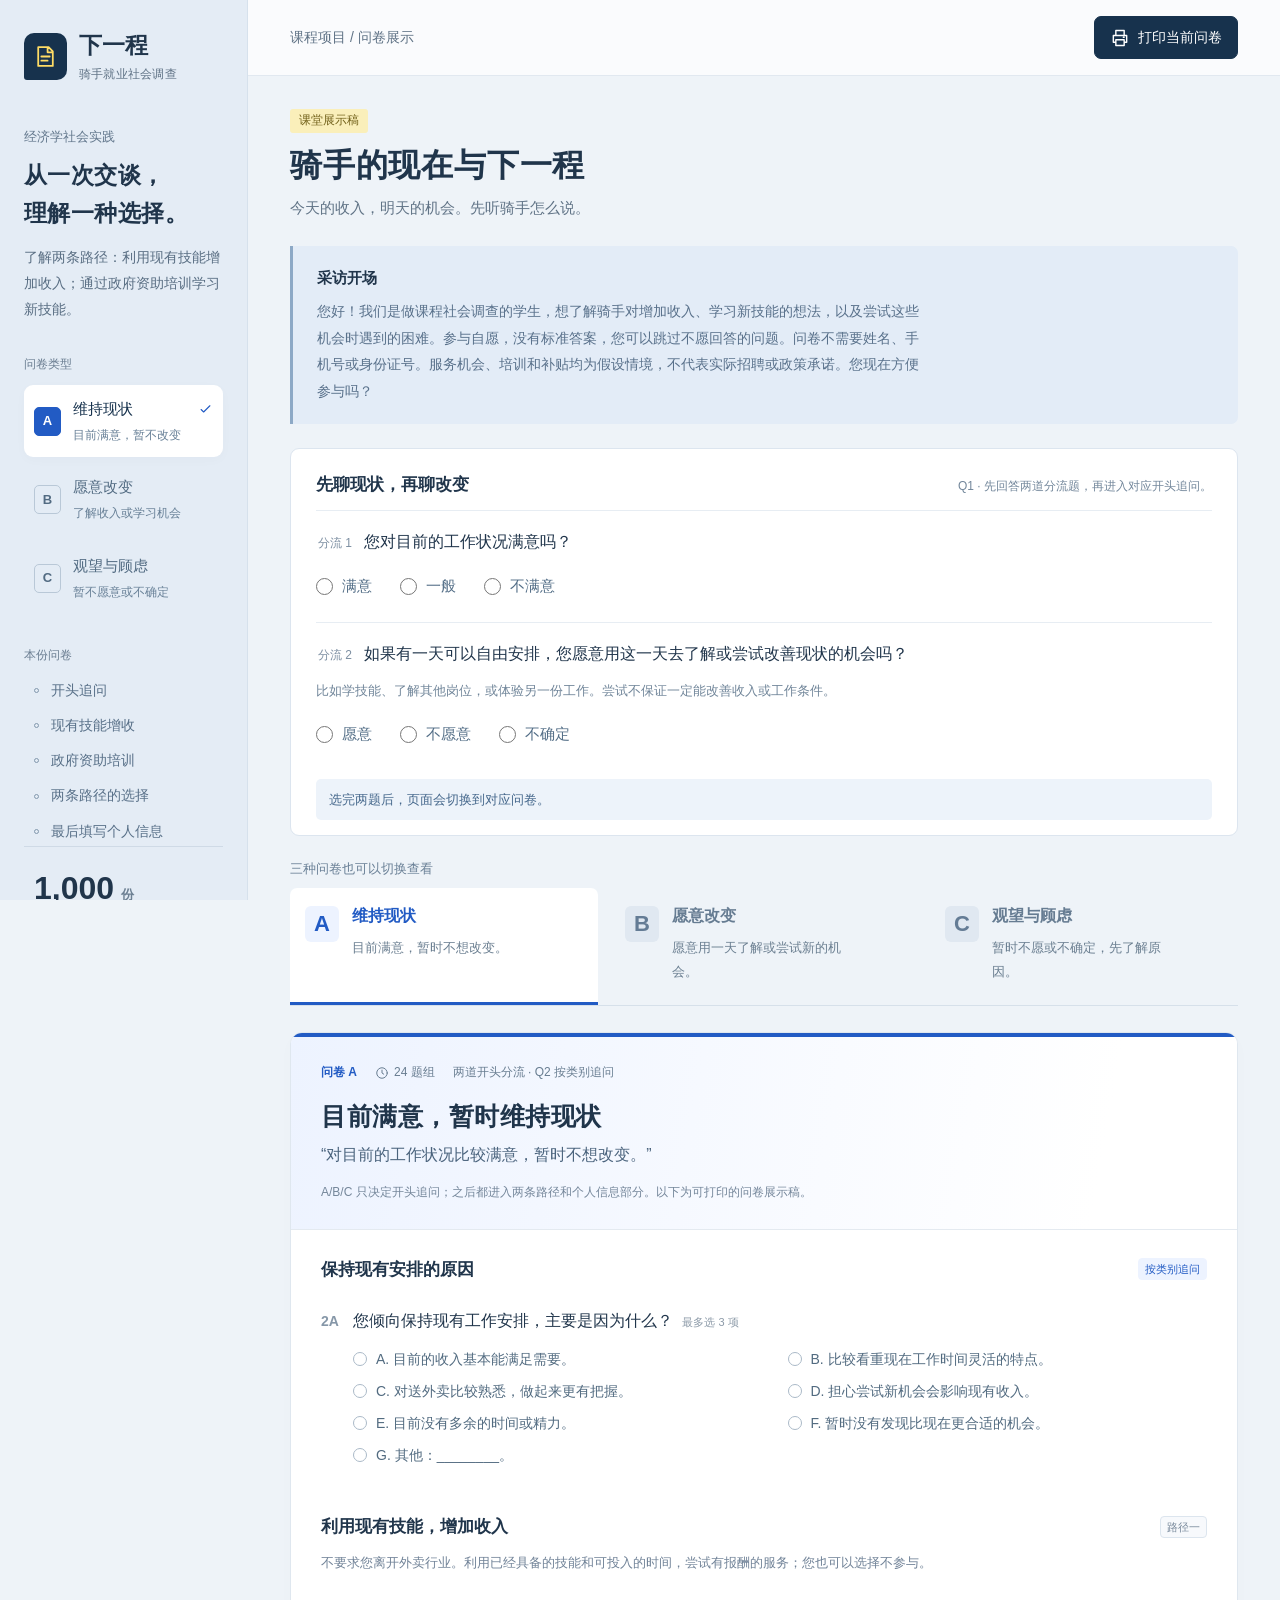
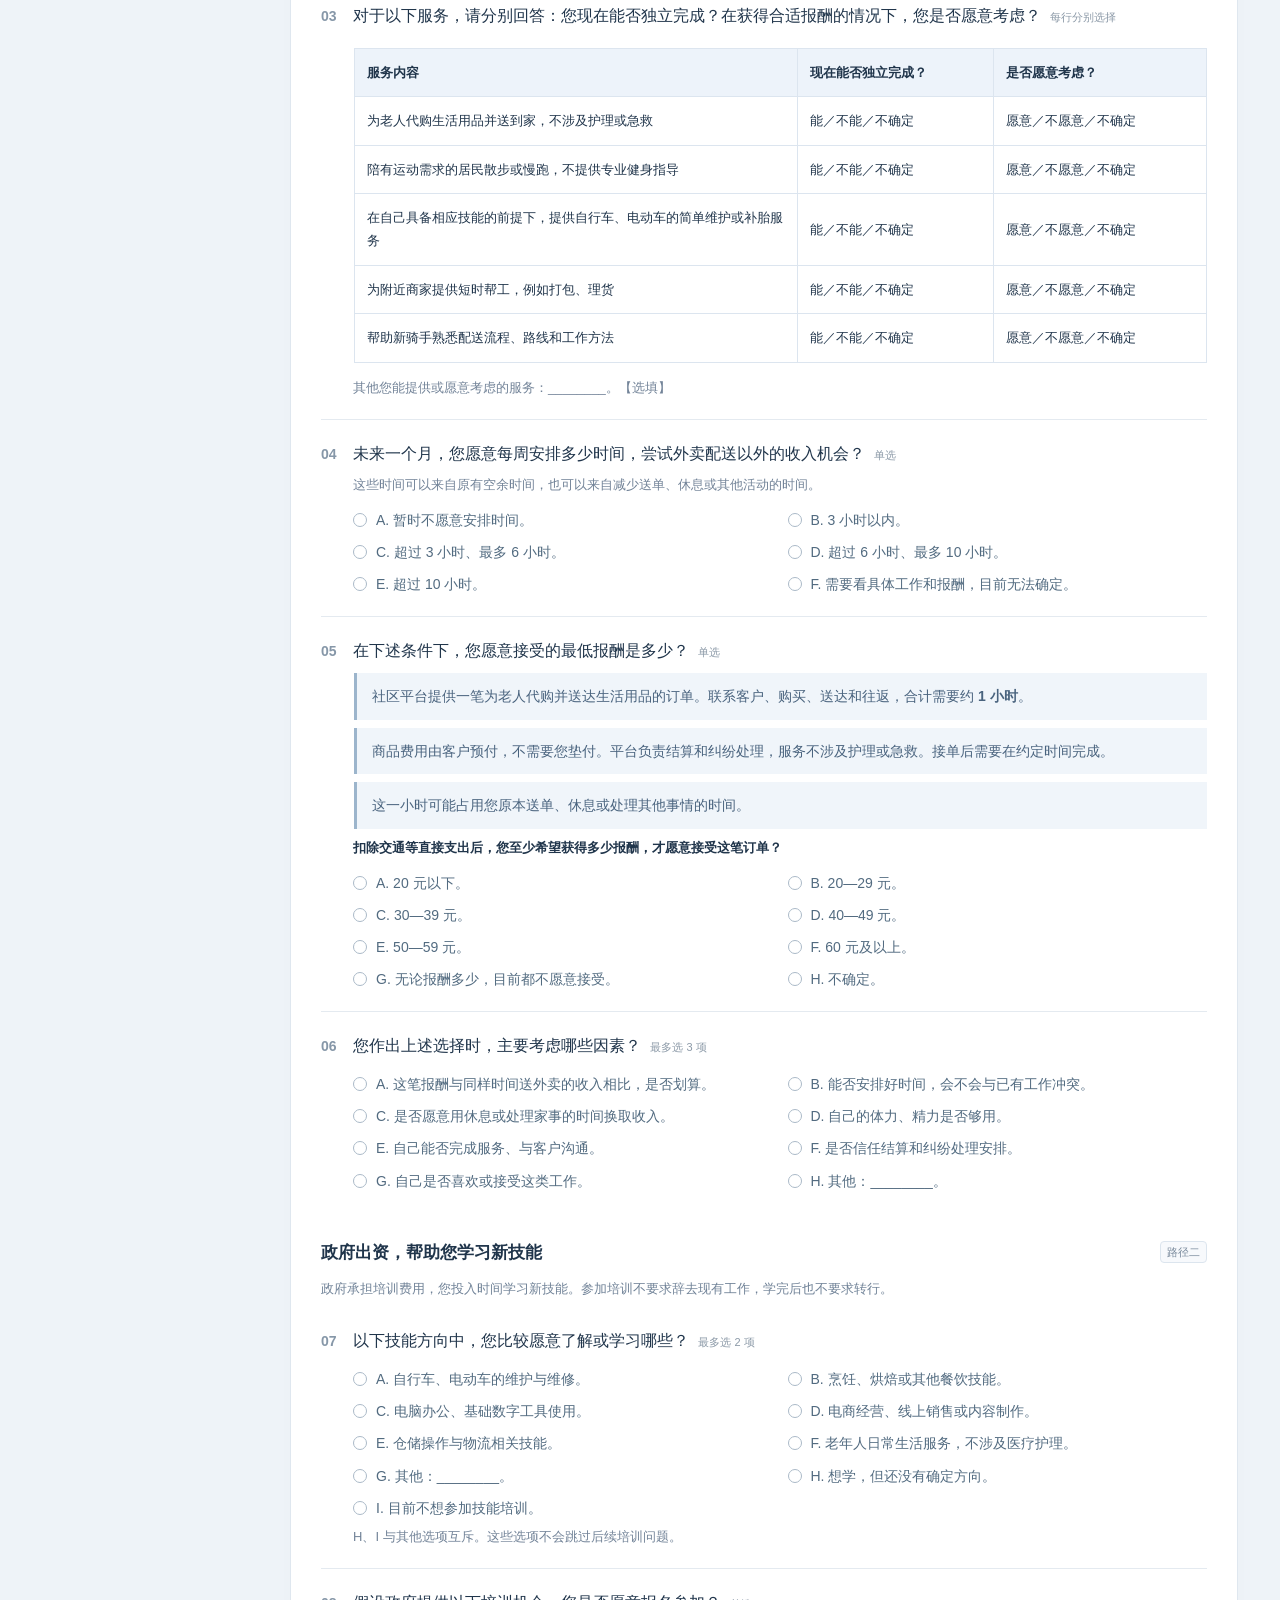
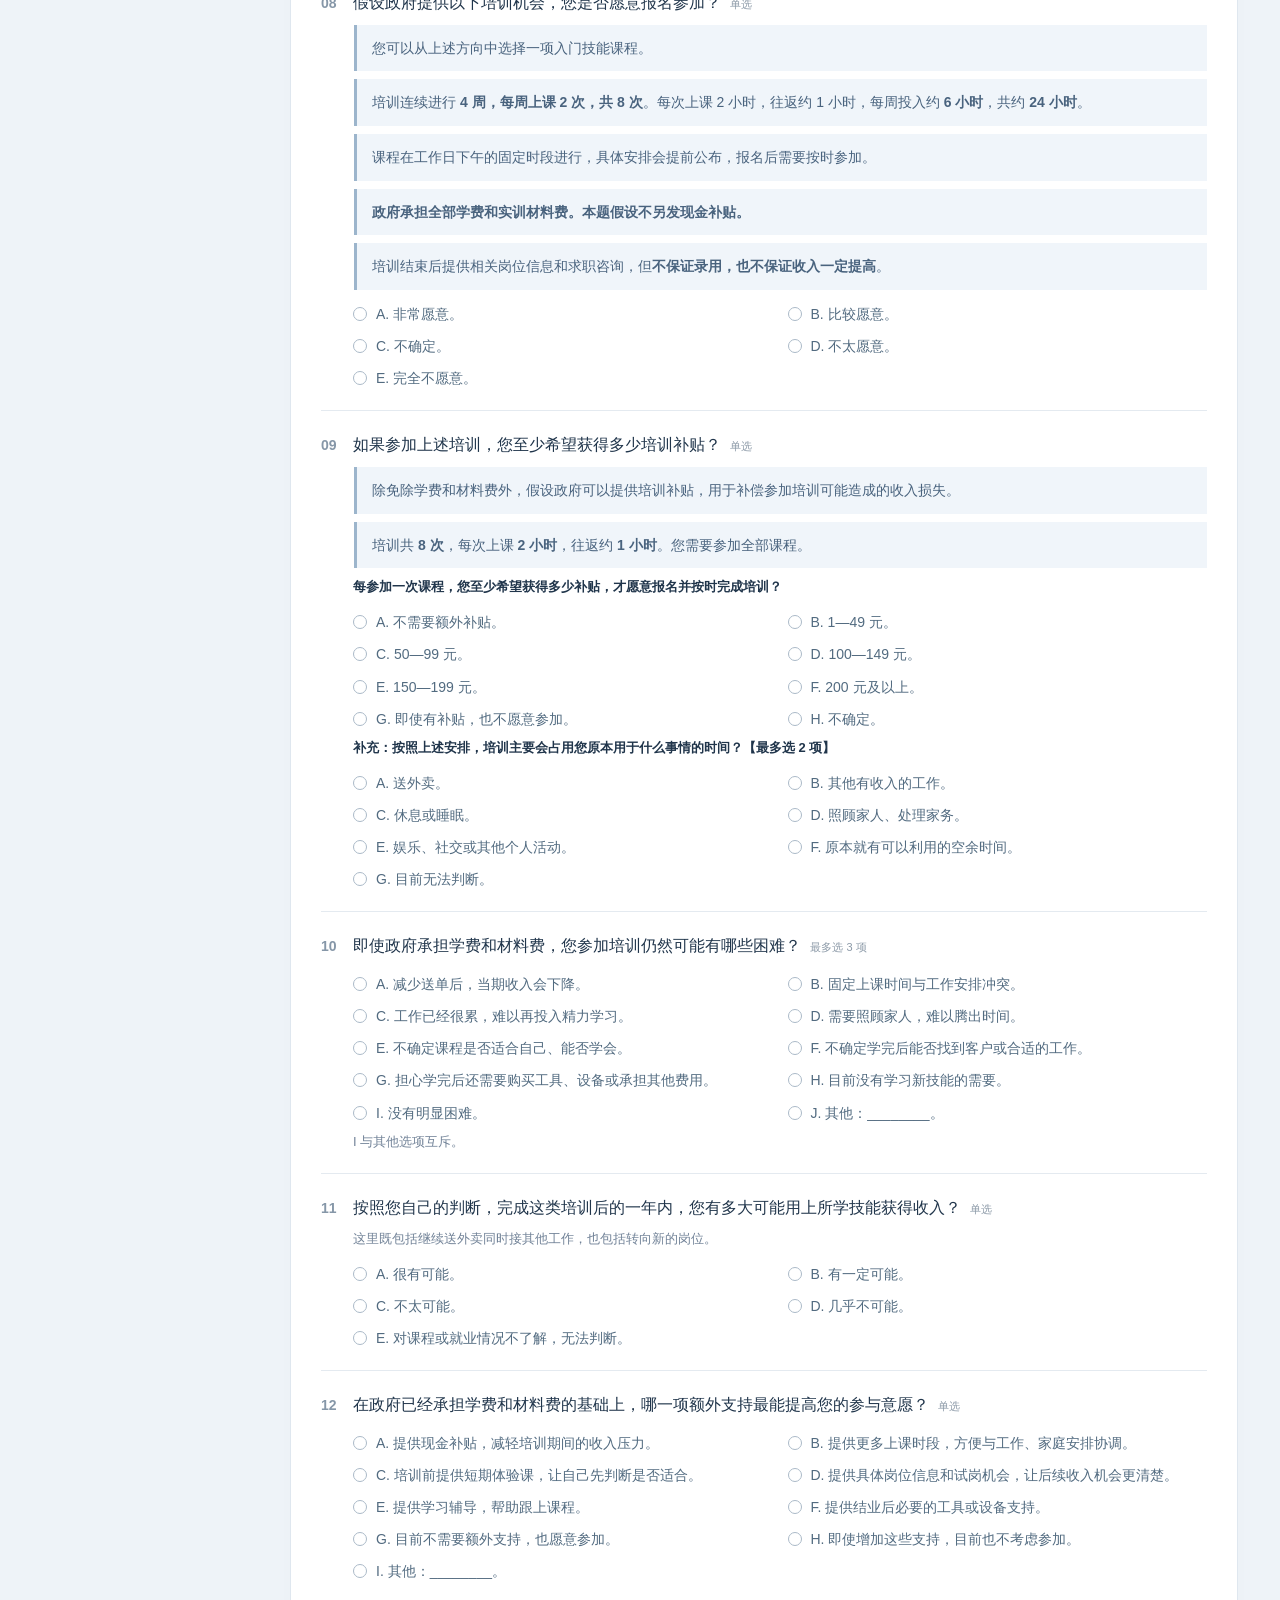
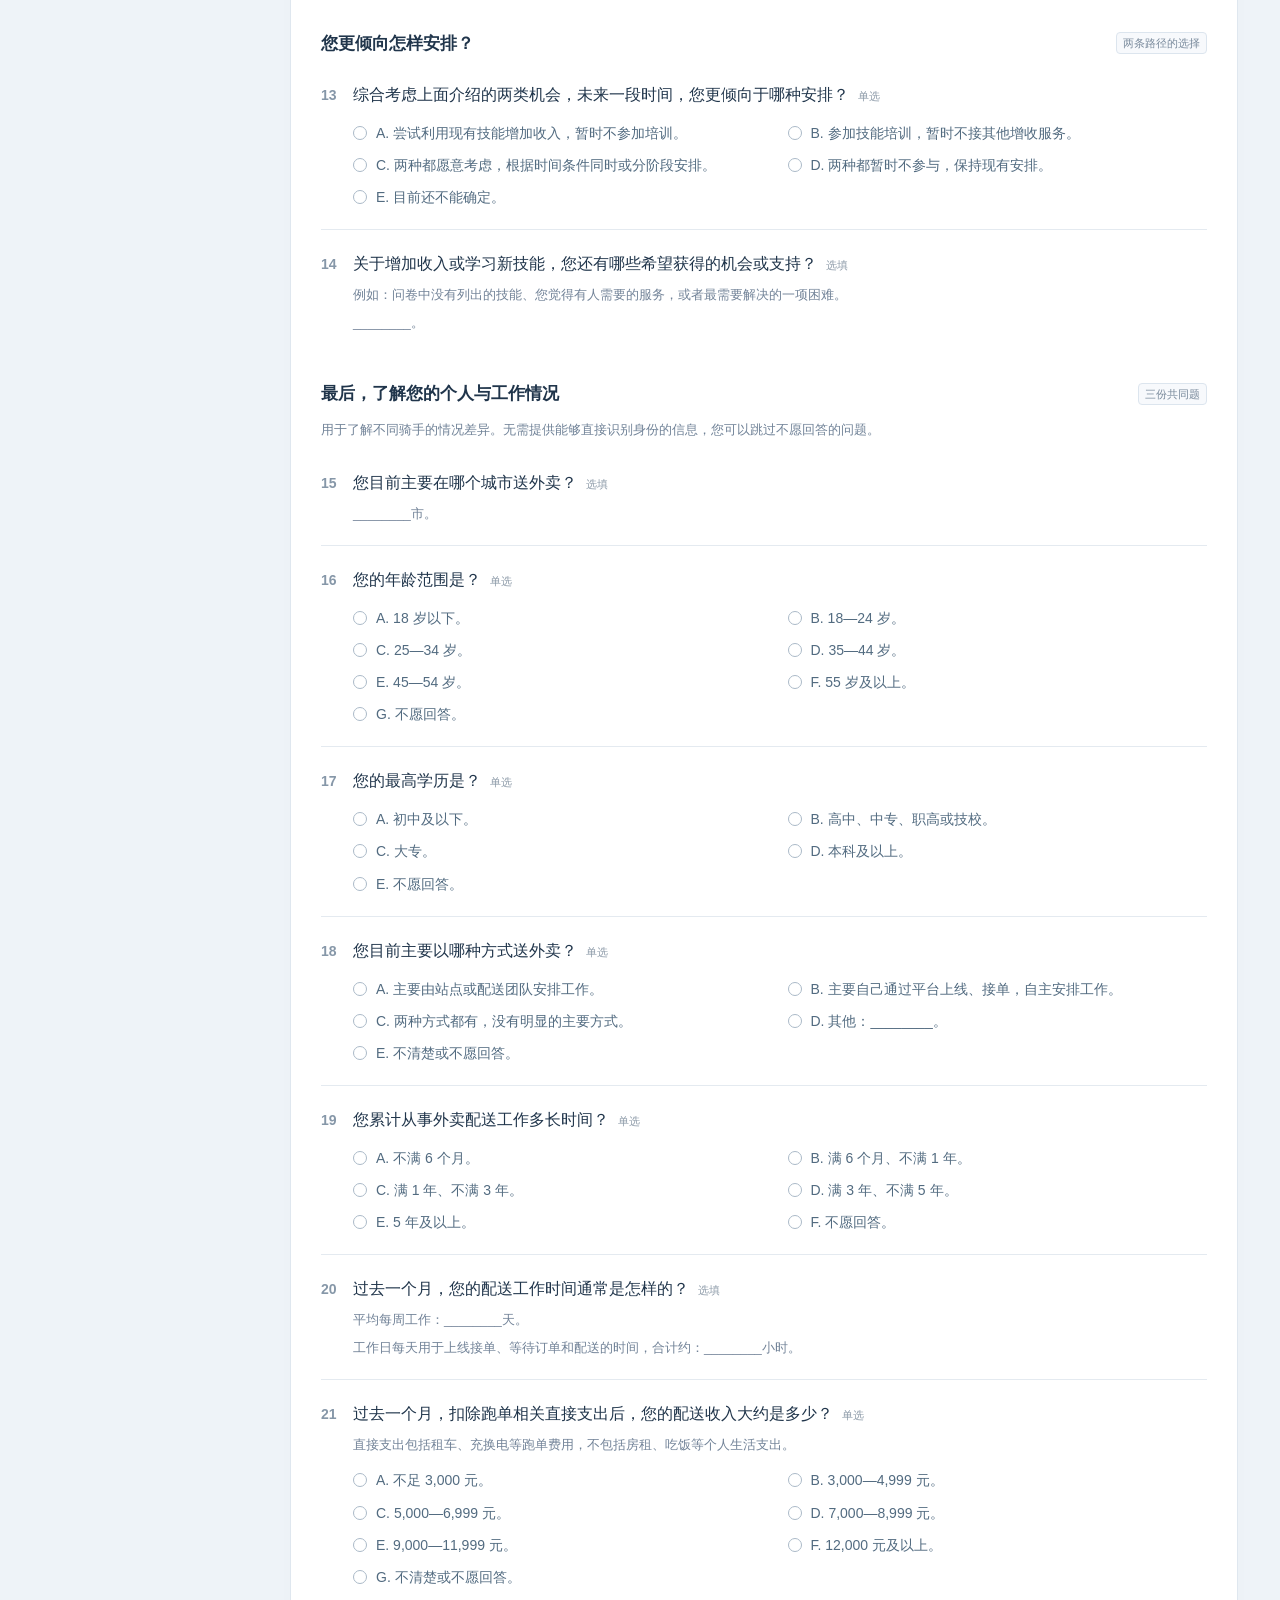
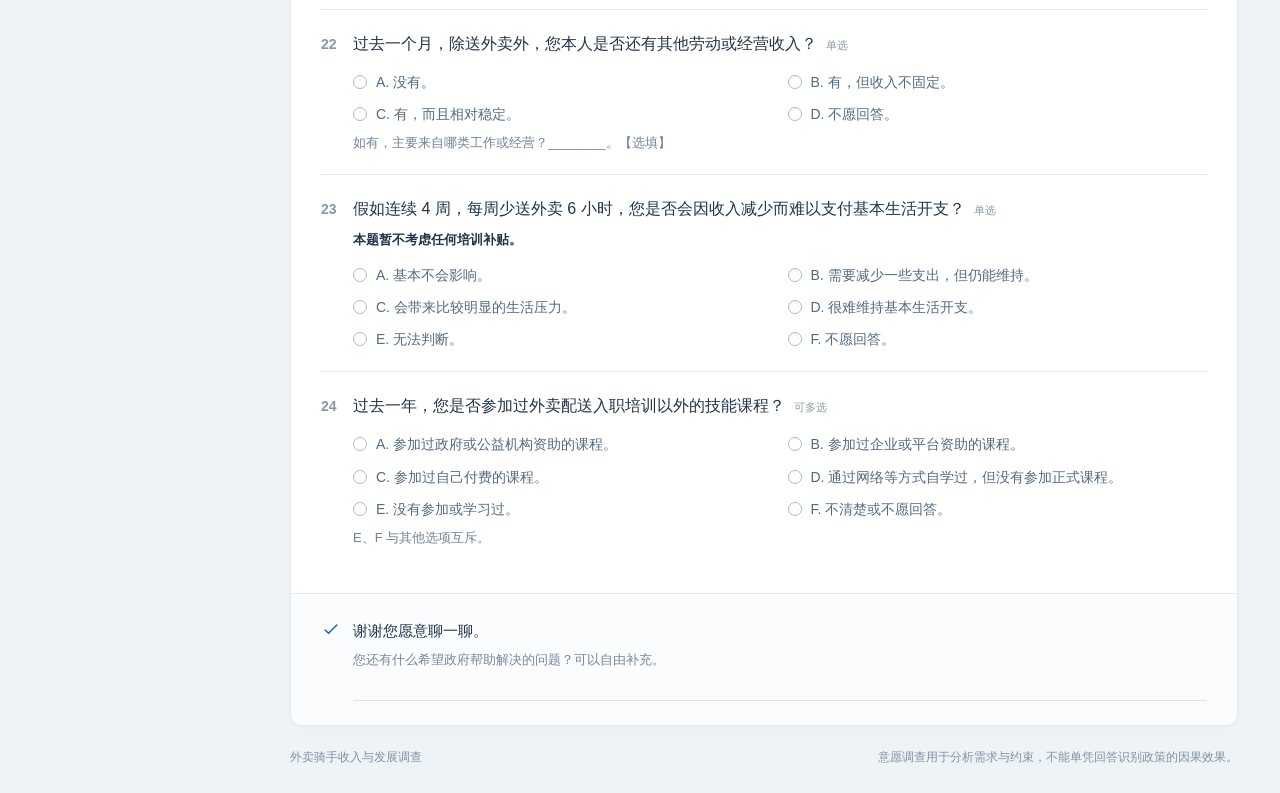
<file: questionable/index.html>
<!DOCTYPE html>

<html lang="zh-CN" style="--accent: #225bc4; --accent-soft: #edf3ff;"><head>
<meta http-equiv="Content-Type" content="text/html; charset=UTF-8"><meta name="viewport" content="width=device-width,initial-scale=1"><meta name="description" content="外卖骑手经济学社会调查的三种问卷展示，包含手机号查重登记说明与政府支持情境。"><meta name="theme-color" content="#17324d"><title>骑手的现在与下一程</title><script type="module" crossorigin="" src="/questionable/assets/questionnaire.js"></script><link rel="stylesheet" crossorigin="" href="/questionable/assets/questionnaire.css"><meta property="og:title" content="骑手的现在与下一程"><meta property="og:description" content="外卖骑手经济学社会调查的三种问卷展示，包含手机号查重登记说明与政府支持情境。"><meta property="og:image" content="https://lf3-static.bytednsdoc.com/obj/eden-cn/ylcylz_fsph_ryhs/ljhwZthlaukjlkulzlp/feisuda/avatar/8.svg"><link rel="icon" type="image/svg+xml" href="/questionable/assets/favicon.svg"></head><body><svg class="icon-defs" aria-hidden="true"><defs><symbol id="i-paper" viewBox="0 0 24 24"><path d="M7 3h8l4 4v14H5V3h2ZM14 3v5h5M8 12h8M8 16h6"></path></symbol><symbol id="i-print" viewBox="0 0 24 24"><path d="M7 8V3h10v5M7 17H4V9h16v8h-3M7 14h10v7H7zM16 11h1"></path></symbol><symbol id="i-phone" viewBox="0 0 24 24"><rect x="6" y="2" width="12" height="20" rx="3"></rect><path d="M10 5h4M11 18h2"></path></symbol><symbol id="i-clock" viewBox="0 0 24 24"><circle cx="12" cy="12" r="9"></circle><path d="M12 7v5l3 2"></path></symbol><symbol id="i-close" viewBox="0 0 24 24"><path d="m6 6 12 12M18 6 6 18"></path></symbol><symbol id="i-check" viewBox="0 0 24 24"><path d="m5 12 4 4L19 6"></path></symbol><symbol id="i-book" viewBox="0 0 24 24"><path d="M12 5v16M3 4c4-1 6 0 9 2 3-2 5-3 9-2v15c-4-1-6 0-9 2-3-2-5-3-9-2V4Z"></path></symbol></defs></svg><div class="app-shell"><aside class="rail" aria-label="项目导航"><a class="brand" href="#top" aria-label="回到问卷顶部"><span class="brand-mark"><svg><use href="#i-paper"></use></svg></span><span>下一程<span class="brand-sub">骑手就业社会调查</span></span></a><div class="project-label">经济学社会实践</div><h2 class="rail-title">从一次交谈，<br>理解一种选择。</h2><p class="rail-description">了解两条路径：利用现有技能增加收入；通过政府资助培训学习新技能。</p><div class="rail-heading">问卷类型</div><nav class="rail-nav" aria-label="切换问卷"><button data-survey="A" class="rail-link active" aria-current="true"><span class="letter">A</span><span>维持现状<small>目前满意，暂不改变</small></span><svg class="active-check"><use href="#i-check"></use></svg></button> <button data-survey="B" class="rail-link" aria-current="false"><span class="letter">B</span><span>愿意改变<small>了解收入或学习机会</small></span><svg class="active-check"><use href="#i-check"></use></svg></button> <button data-survey="C" class="rail-link" aria-current="false"><span class="letter">C</span><span>观望与顾虑<small>暂不愿意或不确定</small></span><svg class="active-check"><use href="#i-check"></use></svg></button></nav><div class="rail-heading chapter-heading">本份问卷</div><nav class="chapters" aria-label="问卷章节"><a href="#specific"><span></span>开头追问</a><a href="#income"><span></span>现有技能增收</a><a href="#training"><span></span>政府资助培训</a><a href="#choice"><span></span>两条路径的选择</a><a href="#personal"><span></span>最后填写个人信息</a></nav><div class="rail-bottom"><span class="sample-number">1,000<span>份</span></span><p>计划采集样本<br><span>不同地点、时段，分散采访</span></p></div></aside><main id="top"><header class="topbar"><span class="topbar-title">课程项目 / 问卷展示</span><div class="topbar-actions"><button class="print-button" id="print-survey" aria-label="打印当前问卷"><svg><use href="#i-print"></use></svg><span>打印当前问卷</span></button></div></header><div class="main-content"><div class="page-heading"><div><span class="draft-tag">课堂展示稿</span><h1>骑手的现在与下一程</h1><p>今天的收入，明天的机会。先听骑手怎么说。</p></div></div><section class="opening-script" aria-labelledby="opening-title"><h2 id="opening-title">采访开场</h2><p>您好！我们是做课程社会调查的学生，想了解骑手对增加收入、学习新技能的想法，以及尝试这些机会时遇到的困难。参与自愿，没有标准答案，您可以跳过不愿回答的问题。问卷不需要姓名、手机号或身份证号。服务机会、培训和补贴均为假设情境，不代表实际招聘或政策承诺。您现在方便参与吗？</p></section><section class="routing-section" aria-labelledby="routing-title"><div class="routing-heading"><h2 id="routing-title">先聊现状，再聊改变</h2><p>Q1 · 先回答两道分流题，再进入对应开头追问。</p></div><fieldset class="routing-question"><legend><span>分流 1</span>您对目前的工作状况满意吗？</legend><div class="routing-choices"><label><input type="radio" name="satisfaction" value="satisfied">满意</label><label><input type="radio" name="satisfaction" value="neutral">一般</label><label><input type="radio" name="satisfaction" value="dissatisfied">不满意</label></div></fieldset><fieldset class="routing-question"><legend><span>分流 2</span>如果有一天可以自由安排，您愿意用这一天去了解或尝试改善现状的机会吗？</legend><p class="routing-example">比如学技能、了解其他岗位，或体验另一份工作。尝试不保证一定能改善收入或工作条件。</p><div class="routing-choices"><label><input type="radio" name="willingness" value="yes">愿意</label><label><input type="radio" name="willingness" value="no">不愿意</label><label><input type="radio" name="willingness" value="unsure">不确定</label></div></fieldset><p id="routing-result" class="routing-result" role="status" aria-live="polite">选完两题后，页面会切换到对应问卷。</p></section><div class="survey-view-heading">三种问卷也可以切换查看</div><div class="survey-tabs" role="tablist" aria-label="三种问卷"><button role="tab" id="tab-A" aria-controls="survey-panel" aria-selected="true" tabindex="0" data-survey="A" class="survey-tab active"><span class="tab-letter">A</span><span><strong>维持现状</strong><small>目前满意，暂时不想改变。</small></span></button> <button role="tab" id="tab-B" aria-controls="survey-panel" aria-selected="false" tabindex="-1" data-survey="B" class="survey-tab"><span class="tab-letter">B</span><span><strong>愿意改变</strong><small>愿意用一天了解或尝试新的机会。</small></span></button> <button role="tab" id="tab-C" aria-controls="survey-panel" aria-selected="false" tabindex="-1" data-survey="C" class="survey-tab"><span class="tab-letter">C</span><span><strong>观望与顾虑</strong><small>暂时不愿或不确定，先了解原因。</small></span></button></div><div class="workspace"><article class="survey-sheet" id="survey-panel" role="tabpanel" aria-labelledby="tab-A" tabindex="0"><div class="sheet-heading"><div class="sheet-meta"><span id="survey-code">问卷 A</span><span><svg><use href="#i-clock"></use></svg>24 题组</span><span>两道开头分流 · Q2 按类别追问</span></div><h2 id="survey-title">目前满意，暂时维持现状</h2><p class="rider-quote" id="rider-quote">“对目前的工作状况比较满意，暂时不想改变。”</p><p class="sheet-instruction">A/B/C 只决定开头追问；之后都进入两条路径和个人信息部分。以下为可打印的问卷展示稿。</p></div><section id="specific" class="question-section"><div class="section-heading"><h3 id="specific-heading">保持现有安排的原因</h3><span class="section-badge specific-badge">按类别追问</span></div><div id="specific-question"><div class="question" id="question-2A"><div class="question-top"><span class="question-number">2A</span><h4>您倾向保持现有工作安排，主要是因为什么？ <span class="answer-type">最多选 3 项</span></h4></div><ul class="options"><li class="option"><span class="option-circle" aria-hidden="true"></span><span>A. 目前的收入基本能满足需要。</span></li><li class="option"><span class="option-circle" aria-hidden="true"></span><span>B. 比较看重现在工作时间灵活的特点。</span></li><li class="option"><span class="option-circle" aria-hidden="true"></span><span>C. 对送外卖比较熟悉，做起来更有把握。</span></li><li class="option"><span class="option-circle" aria-hidden="true"></span><span>D. 担心尝试新机会会影响现有收入。</span></li><li class="option"><span class="option-circle" aria-hidden="true"></span><span>E. 目前没有多余的时间或精力。</span></li><li class="option"><span class="option-circle" aria-hidden="true"></span><span>F. 暂时没有发现比现在更合适的机会。</span></li><li class="option"><span class="option-circle" aria-hidden="true"></span><span>G. 其他：________。</span></li></ul></div></div></section><section id="income" class="question-section"><div class="section-heading"><h3>利用现有技能，增加收入</h3><span class="section-badge">路径一</span></div><p class="section-help">不要求您离开外卖行业。利用已经具备的技能和可投入的时间，尝试有报酬的服务；您也可以选择不参与。</p><div id="income-questions"><div class="question" id="question-3"><div class="question-top"><span class="question-number">03</span><h4>对于以下服务，请分别回答：您现在能否独立完成？在获得合适报酬的情况下，您是否愿意考虑？ <span class="answer-type">每行分别选择</span></h4></div><div class="matrix-wrap"><table class="skill-matrix"><thead><tr><th>服务内容</th><th>现在能否独立完成？</th><th>是否愿意考虑？</th></tr></thead><tbody><tr><td>为老人代购生活用品并送到家，不涉及护理或急救</td><td>能／不能／不确定</td><td>愿意／不愿意／不确定</td></tr><tr><td>陪有运动需求的居民散步或慢跑，不提供专业健身指导</td><td>能／不能／不确定</td><td>愿意／不愿意／不确定</td></tr><tr><td>在自己具备相应技能的前提下，提供自行车、电动车的简单维护或补胎服务</td><td>能／不能／不确定</td><td>愿意／不愿意／不确定</td></tr><tr><td>为附近商家提供短时帮工，例如打包、理货</td><td>能／不能／不确定</td><td>愿意／不愿意／不确定</td></tr><tr><td>帮助新骑手熟悉配送流程、路线和工作方法</td><td>能／不能／不确定</td><td>愿意／不愿意／不确定</td></tr></tbody></table></div><p class="question-note">其他您能提供或愿意考虑的服务：________。【选填】</p></div><div class="question" id="question-4"><div class="question-top"><span class="question-number">04</span><h4>未来一个月，您愿意每周安排多少时间，尝试外卖配送以外的收入机会？ <span class="answer-type">单选</span></h4></div><p class="question-note">这些时间可以来自原有空余时间，也可以来自减少送单、休息或其他活动的时间。</p><ul class="options"><li class="option"><span class="option-circle" aria-hidden="true"></span><span>A. 暂时不愿意安排时间。</span></li><li class="option"><span class="option-circle" aria-hidden="true"></span><span>B. 3 小时以内。</span></li><li class="option"><span class="option-circle" aria-hidden="true"></span><span>C. 超过 3 小时、最多 6 小时。</span></li><li class="option"><span class="option-circle" aria-hidden="true"></span><span>D. 超过 6 小时、最多 10 小时。</span></li><li class="option"><span class="option-circle" aria-hidden="true"></span><span>E. 超过 10 小时。</span></li><li class="option"><span class="option-circle" aria-hidden="true"></span><span>F. 需要看具体工作和报酬，目前无法确定。</span></li></ul></div><div class="question" id="question-5"><div class="question-top"><span class="question-number">05</span><h4>在下述条件下，您愿意接受的最低报酬是多少？ <span class="answer-type">单选</span></h4></div><p class="scenario-line">社区平台提供一笔为老人代购并送达生活用品的订单。联系客户、购买、送达和往返，合计需要约 <strong>1 小时</strong>。</p><p class="scenario-line">商品费用由客户预付，不需要您垫付。平台负责结算和纠纷处理，服务不涉及护理或急救。接单后需要在约定时间完成。</p><p class="scenario-line">这一小时可能占用您原本送单、休息或处理其他事情的时间。</p><p class="question-note"><strong>扣除交通等直接支出后，您至少希望获得多少报酬，才愿意接受这笔订单？</strong></p><ul class="options"><li class="option"><span class="option-circle" aria-hidden="true"></span><span>A. 20 元以下。</span></li><li class="option"><span class="option-circle" aria-hidden="true"></span><span>B. 20—29 元。</span></li><li class="option"><span class="option-circle" aria-hidden="true"></span><span>C. 30—39 元。</span></li><li class="option"><span class="option-circle" aria-hidden="true"></span><span>D. 40—49 元。</span></li><li class="option"><span class="option-circle" aria-hidden="true"></span><span>E. 50—59 元。</span></li><li class="option"><span class="option-circle" aria-hidden="true"></span><span>F. 60 元及以上。</span></li><li class="option"><span class="option-circle" aria-hidden="true"></span><span>G. 无论报酬多少，目前都不愿意接受。</span></li><li class="option"><span class="option-circle" aria-hidden="true"></span><span>H. 不确定。</span></li></ul></div><div class="question" id="question-6"><div class="question-top"><span class="question-number">06</span><h4>您作出上述选择时，主要考虑哪些因素？ <span class="answer-type">最多选 3 项</span></h4></div><ul class="options"><li class="option"><span class="option-circle" aria-hidden="true"></span><span>A. 这笔报酬与同样时间送外卖的收入相比，是否划算。</span></li><li class="option"><span class="option-circle" aria-hidden="true"></span><span>B. 能否安排好时间，会不会与已有工作冲突。</span></li><li class="option"><span class="option-circle" aria-hidden="true"></span><span>C. 是否愿意用休息或处理家事的时间换取收入。</span></li><li class="option"><span class="option-circle" aria-hidden="true"></span><span>D. 自己的体力、精力是否够用。</span></li><li class="option"><span class="option-circle" aria-hidden="true"></span><span>E. 自己能否完成服务、与客户沟通。</span></li><li class="option"><span class="option-circle" aria-hidden="true"></span><span>F. 是否信任结算和纠纷处理安排。</span></li><li class="option"><span class="option-circle" aria-hidden="true"></span><span>G. 自己是否喜欢或接受这类工作。</span></li><li class="option"><span class="option-circle" aria-hidden="true"></span><span>H. 其他：________。</span></li></ul></div></div></section><section id="training" class="question-section"><div class="section-heading"><h3>政府出资，帮助您学习新技能</h3><span class="section-badge">路径二</span></div><p class="section-help">政府承担培训费用，您投入时间学习新技能。参加培训不要求辞去现有工作，学完后也不要求转行。</p><div id="training-questions"><div class="question" id="question-7"><div class="question-top"><span class="question-number">07</span><h4>以下技能方向中，您比较愿意了解或学习哪些？ <span class="answer-type">最多选 2 项</span></h4></div><ul class="options"><li class="option"><span class="option-circle" aria-hidden="true"></span><span>A. 自行车、电动车的维护与维修。</span></li><li class="option"><span class="option-circle" aria-hidden="true"></span><span>B. 烹饪、烘焙或其他餐饮技能。</span></li><li class="option"><span class="option-circle" aria-hidden="true"></span><span>C. 电脑办公、基础数字工具使用。</span></li><li class="option"><span class="option-circle" aria-hidden="true"></span><span>D. 电商经营、线上销售或内容制作。</span></li><li class="option"><span class="option-circle" aria-hidden="true"></span><span>E. 仓储操作与物流相关技能。</span></li><li class="option"><span class="option-circle" aria-hidden="true"></span><span>F. 老年人日常生活服务，不涉及医疗护理。</span></li><li class="option"><span class="option-circle" aria-hidden="true"></span><span>G. 其他：________。</span></li><li class="option"><span class="option-circle" aria-hidden="true"></span><span>H. 想学，但还没有确定方向。</span></li><li class="option"><span class="option-circle" aria-hidden="true"></span><span>I. 目前不想参加技能培训。</span></li></ul><p class="question-note">H、I 与其他选项互斥。这些选项不会跳过后续培训问题。</p></div><div class="question" id="question-8"><div class="question-top"><span class="question-number">08</span><h4>假设政府提供以下培训机会，您是否愿意报名参加？ <span class="answer-type">单选</span></h4></div><p class="scenario-line">您可以从上述方向中选择一项入门技能课程。</p><p class="scenario-line">培训连续进行 <strong>4 周，每周上课 2 次，共 8 次</strong>。每次上课 2 小时，往返约 1 小时，每周投入约 <strong>6 小时</strong>，共约 <strong>24 小时</strong>。</p><p class="scenario-line">课程在工作日下午的固定时段进行，具体安排会提前公布，报名后需要按时参加。</p><p class="scenario-line"><strong>政府承担全部学费和实训材料费。本题假设不另发现金补贴。</strong></p><p class="scenario-line">培训结束后提供相关岗位信息和求职咨询，但<strong>不保证录用，也不保证收入一定提高</strong>。</p><ul class="options"><li class="option"><span class="option-circle" aria-hidden="true"></span><span>A. 非常愿意。</span></li><li class="option"><span class="option-circle" aria-hidden="true"></span><span>B. 比较愿意。</span></li><li class="option"><span class="option-circle" aria-hidden="true"></span><span>C. 不确定。</span></li><li class="option"><span class="option-circle" aria-hidden="true"></span><span>D. 不太愿意。</span></li><li class="option"><span class="option-circle" aria-hidden="true"></span><span>E. 完全不愿意。</span></li></ul></div><div class="question" id="question-9"><div class="question-top"><span class="question-number">09</span><h4>如果参加上述培训，您至少希望获得多少培训补贴？ <span class="answer-type">单选</span></h4></div><p class="scenario-line">除免除学费和材料费外，假设政府可以提供培训补贴，用于补偿参加培训可能造成的收入损失。</p><p class="scenario-line">培训共 <strong>8 次</strong>，每次上课 <strong>2 小时</strong>，往返约 <strong>1 小时</strong>。您需要参加全部课程。</p><p class="question-note"><strong>每参加一次课程，您至少希望获得多少补贴，才愿意报名并按时完成培训？</strong></p><ul class="options"><li class="option"><span class="option-circle" aria-hidden="true"></span><span>A. 不需要额外补贴。</span></li><li class="option"><span class="option-circle" aria-hidden="true"></span><span>B. 1—49 元。</span></li><li class="option"><span class="option-circle" aria-hidden="true"></span><span>C. 50—99 元。</span></li><li class="option"><span class="option-circle" aria-hidden="true"></span><span>D. 100—149 元。</span></li><li class="option"><span class="option-circle" aria-hidden="true"></span><span>E. 150—199 元。</span></li><li class="option"><span class="option-circle" aria-hidden="true"></span><span>F. 200 元及以上。</span></li><li class="option"><span class="option-circle" aria-hidden="true"></span><span>G. 即使有补贴，也不愿意参加。</span></li><li class="option"><span class="option-circle" aria-hidden="true"></span><span>H. 不确定。</span></li></ul><p class="question-note"><strong>补充：按照上述安排，培训主要会占用您原本用于什么事情的时间？【最多选 2 项】</strong></p><ul class="options"><li class="option"><span class="option-circle" aria-hidden="true"></span><span>A. 送外卖。</span></li><li class="option"><span class="option-circle" aria-hidden="true"></span><span>B. 其他有收入的工作。</span></li><li class="option"><span class="option-circle" aria-hidden="true"></span><span>C. 休息或睡眠。</span></li><li class="option"><span class="option-circle" aria-hidden="true"></span><span>D. 照顾家人、处理家务。</span></li><li class="option"><span class="option-circle" aria-hidden="true"></span><span>E. 娱乐、社交或其他个人活动。</span></li><li class="option"><span class="option-circle" aria-hidden="true"></span><span>F. 原本就有可以利用的空余时间。</span></li><li class="option"><span class="option-circle" aria-hidden="true"></span><span>G. 目前无法判断。</span></li></ul></div><div class="question" id="question-10"><div class="question-top"><span class="question-number">10</span><h4>即使政府承担学费和材料费，您参加培训仍然可能有哪些困难？ <span class="answer-type">最多选 3 项</span></h4></div><ul class="options"><li class="option"><span class="option-circle" aria-hidden="true"></span><span>A. 减少送单后，当期收入会下降。</span></li><li class="option"><span class="option-circle" aria-hidden="true"></span><span>B. 固定上课时间与工作安排冲突。</span></li><li class="option"><span class="option-circle" aria-hidden="true"></span><span>C. 工作已经很累，难以再投入精力学习。</span></li><li class="option"><span class="option-circle" aria-hidden="true"></span><span>D. 需要照顾家人，难以腾出时间。</span></li><li class="option"><span class="option-circle" aria-hidden="true"></span><span>E. 不确定课程是否适合自己、能否学会。</span></li><li class="option"><span class="option-circle" aria-hidden="true"></span><span>F. 不确定学完后能否找到客户或合适的工作。</span></li><li class="option"><span class="option-circle" aria-hidden="true"></span><span>G. 担心学完后还需要购买工具、设备或承担其他费用。</span></li><li class="option"><span class="option-circle" aria-hidden="true"></span><span>H. 目前没有学习新技能的需要。</span></li><li class="option"><span class="option-circle" aria-hidden="true"></span><span>I. 没有明显困难。</span></li><li class="option"><span class="option-circle" aria-hidden="true"></span><span>J. 其他：________。</span></li></ul><p class="question-note">I 与其他选项互斥。</p></div><div class="question" id="question-11"><div class="question-top"><span class="question-number">11</span><h4>按照您自己的判断，完成这类培训后的一年内，您有多大可能用上所学技能获得收入？ <span class="answer-type">单选</span></h4></div><p class="question-note">这里既包括继续送外卖同时接其他工作，也包括转向新的岗位。</p><ul class="options"><li class="option"><span class="option-circle" aria-hidden="true"></span><span>A. 很有可能。</span></li><li class="option"><span class="option-circle" aria-hidden="true"></span><span>B. 有一定可能。</span></li><li class="option"><span class="option-circle" aria-hidden="true"></span><span>C. 不太可能。</span></li><li class="option"><span class="option-circle" aria-hidden="true"></span><span>D. 几乎不可能。</span></li><li class="option"><span class="option-circle" aria-hidden="true"></span><span>E. 对课程或就业情况不了解，无法判断。</span></li></ul></div><div class="question" id="question-12"><div class="question-top"><span class="question-number">12</span><h4>在政府已经承担学费和材料费的基础上，哪一项额外支持最能提高您的参与意愿？ <span class="answer-type">单选</span></h4></div><ul class="options"><li class="option"><span class="option-circle" aria-hidden="true"></span><span>A. 提供现金补贴，减轻培训期间的收入压力。</span></li><li class="option"><span class="option-circle" aria-hidden="true"></span><span>B. 提供更多上课时段，方便与工作、家庭安排协调。</span></li><li class="option"><span class="option-circle" aria-hidden="true"></span><span>C. 培训前提供短期体验课，让自己先判断是否适合。</span></li><li class="option"><span class="option-circle" aria-hidden="true"></span><span>D. 提供具体岗位信息和试岗机会，让后续收入机会更清楚。</span></li><li class="option"><span class="option-circle" aria-hidden="true"></span><span>E. 提供学习辅导，帮助跟上课程。</span></li><li class="option"><span class="option-circle" aria-hidden="true"></span><span>F. 提供结业后必要的工具或设备支持。</span></li><li class="option"><span class="option-circle" aria-hidden="true"></span><span>G. 目前不需要额外支持，也愿意参加。</span></li><li class="option"><span class="option-circle" aria-hidden="true"></span><span>H. 即使增加这些支持，目前也不考虑参加。</span></li><li class="option"><span class="option-circle" aria-hidden="true"></span><span>I. 其他：________。</span></li></ul></div></div></section><section id="choice" class="question-section"><div class="section-heading"><h3>您更倾向怎样安排？</h3><span class="section-badge">两条路径的选择</span></div><div id="choice-questions"><div class="question" id="question-13"><div class="question-top"><span class="question-number">13</span><h4>综合考虑上面介绍的两类机会，未来一段时间，您更倾向于哪种安排？ <span class="answer-type">单选</span></h4></div><ul class="options"><li class="option"><span class="option-circle" aria-hidden="true"></span><span>A. 尝试利用现有技能增加收入，暂时不参加培训。</span></li><li class="option"><span class="option-circle" aria-hidden="true"></span><span>B. 参加技能培训，暂时不接其他增收服务。</span></li><li class="option"><span class="option-circle" aria-hidden="true"></span><span>C. 两种都愿意考虑，根据时间条件同时或分阶段安排。</span></li><li class="option"><span class="option-circle" aria-hidden="true"></span><span>D. 两种都暂时不参与，保持现有安排。</span></li><li class="option"><span class="option-circle" aria-hidden="true"></span><span>E. 目前还不能确定。</span></li></ul></div><div class="question" id="question-14"><div class="question-top"><span class="question-number">14</span><h4>关于增加收入或学习新技能，您还有哪些希望获得的机会或支持？ <span class="answer-type">选填</span></h4></div><p class="question-note">例如：问卷中没有列出的技能、您觉得有人需要的服务，或者最需要解决的一项困难。</p><p class="question-note">________。</p></div></div></section><section id="personal" class="question-section"><div class="section-heading"><h3>最后，了解您的个人与工作情况</h3><span class="section-badge">三份共同题</span></div><p class="section-help">用于了解不同骑手的情况差异。无需提供能够直接识别身份的信息，您可以跳过不愿回答的问题。</p><div id="personal-questions"><div class="question" id="question-15"><div class="question-top"><span class="question-number">15</span><h4>您目前主要在哪个城市送外卖？ <span class="answer-type">选填</span></h4></div><p class="question-note">________市。</p></div><div class="question" id="question-16"><div class="question-top"><span class="question-number">16</span><h4>您的年龄范围是？ <span class="answer-type">单选</span></h4></div><ul class="options"><li class="option"><span class="option-circle" aria-hidden="true"></span><span>A. 18 岁以下。</span></li><li class="option"><span class="option-circle" aria-hidden="true"></span><span>B. 18—24 岁。</span></li><li class="option"><span class="option-circle" aria-hidden="true"></span><span>C. 25—34 岁。</span></li><li class="option"><span class="option-circle" aria-hidden="true"></span><span>D. 35—44 岁。</span></li><li class="option"><span class="option-circle" aria-hidden="true"></span><span>E. 45—54 岁。</span></li><li class="option"><span class="option-circle" aria-hidden="true"></span><span>F. 55 岁及以上。</span></li><li class="option"><span class="option-circle" aria-hidden="true"></span><span>G. 不愿回答。</span></li></ul></div><div class="question" id="question-17"><div class="question-top"><span class="question-number">17</span><h4>您的最高学历是？ <span class="answer-type">单选</span></h4></div><ul class="options"><li class="option"><span class="option-circle" aria-hidden="true"></span><span>A. 初中及以下。</span></li><li class="option"><span class="option-circle" aria-hidden="true"></span><span>B. 高中、中专、职高或技校。</span></li><li class="option"><span class="option-circle" aria-hidden="true"></span><span>C. 大专。</span></li><li class="option"><span class="option-circle" aria-hidden="true"></span><span>D. 本科及以上。</span></li><li class="option"><span class="option-circle" aria-hidden="true"></span><span>E. 不愿回答。</span></li></ul></div><div class="question" id="question-18"><div class="question-top"><span class="question-number">18</span><h4>您目前主要以哪种方式送外卖？ <span class="answer-type">单选</span></h4></div><ul class="options"><li class="option"><span class="option-circle" aria-hidden="true"></span><span>A. 主要由站点或配送团队安排工作。</span></li><li class="option"><span class="option-circle" aria-hidden="true"></span><span>B. 主要自己通过平台上线、接单，自主安排工作。</span></li><li class="option"><span class="option-circle" aria-hidden="true"></span><span>C. 两种方式都有，没有明显的主要方式。</span></li><li class="option"><span class="option-circle" aria-hidden="true"></span><span>D. 其他：________。</span></li><li class="option"><span class="option-circle" aria-hidden="true"></span><span>E. 不清楚或不愿回答。</span></li></ul></div><div class="question" id="question-19"><div class="question-top"><span class="question-number">19</span><h4>您累计从事外卖配送工作多长时间？ <span class="answer-type">单选</span></h4></div><ul class="options"><li class="option"><span class="option-circle" aria-hidden="true"></span><span>A. 不满 6 个月。</span></li><li class="option"><span class="option-circle" aria-hidden="true"></span><span>B. 满 6 个月、不满 1 年。</span></li><li class="option"><span class="option-circle" aria-hidden="true"></span><span>C. 满 1 年、不满 3 年。</span></li><li class="option"><span class="option-circle" aria-hidden="true"></span><span>D. 满 3 年、不满 5 年。</span></li><li class="option"><span class="option-circle" aria-hidden="true"></span><span>E. 5 年及以上。</span></li><li class="option"><span class="option-circle" aria-hidden="true"></span><span>F. 不愿回答。</span></li></ul></div><div class="question" id="question-20"><div class="question-top"><span class="question-number">20</span><h4>过去一个月，您的配送工作时间通常是怎样的？ <span class="answer-type">选填</span></h4></div><p class="question-note">平均每周工作：________天。</p><p class="question-note">工作日每天用于上线接单、等待订单和配送的时间，合计约：________小时。</p></div><div class="question" id="question-21"><div class="question-top"><span class="question-number">21</span><h4>过去一个月，扣除跑单相关直接支出后，您的配送收入大约是多少？ <span class="answer-type">单选</span></h4></div><p class="question-note">直接支出包括租车、充换电等跑单费用，不包括房租、吃饭等个人生活支出。</p><ul class="options"><li class="option"><span class="option-circle" aria-hidden="true"></span><span>A. 不足 3,000 元。</span></li><li class="option"><span class="option-circle" aria-hidden="true"></span><span>B. 3,000—4,999 元。</span></li><li class="option"><span class="option-circle" aria-hidden="true"></span><span>C. 5,000—6,999 元。</span></li><li class="option"><span class="option-circle" aria-hidden="true"></span><span>D. 7,000—8,999 元。</span></li><li class="option"><span class="option-circle" aria-hidden="true"></span><span>E. 9,000—11,999 元。</span></li><li class="option"><span class="option-circle" aria-hidden="true"></span><span>F. 12,000 元及以上。</span></li><li class="option"><span class="option-circle" aria-hidden="true"></span><span>G. 不清楚或不愿回答。</span></li></ul></div><div class="question" id="question-22"><div class="question-top"><span class="question-number">22</span><h4>过去一个月，除送外卖外，您本人是否还有其他劳动或经营收入？ <span class="answer-type">单选</span></h4></div><ul class="options"><li class="option"><span class="option-circle" aria-hidden="true"></span><span>A. 没有。</span></li><li class="option"><span class="option-circle" aria-hidden="true"></span><span>B. 有，但收入不固定。</span></li><li class="option"><span class="option-circle" aria-hidden="true"></span><span>C. 有，而且相对稳定。</span></li><li class="option"><span class="option-circle" aria-hidden="true"></span><span>D. 不愿回答。</span></li></ul><p class="question-note">如有，主要来自哪类工作或经营？________。【选填】</p></div><div class="question" id="question-23"><div class="question-top"><span class="question-number">23</span><h4>假如连续 4 周，每周少送外卖 6 小时，您是否会因收入减少而难以支付基本生活开支？ <span class="answer-type">单选</span></h4></div><p class="question-note"><strong>本题暂不考虑任何培训补贴。</strong></p><ul class="options"><li class="option"><span class="option-circle" aria-hidden="true"></span><span>A. 基本不会影响。</span></li><li class="option"><span class="option-circle" aria-hidden="true"></span><span>B. 需要减少一些支出，但仍能维持。</span></li><li class="option"><span class="option-circle" aria-hidden="true"></span><span>C. 会带来比较明显的生活压力。</span></li><li class="option"><span class="option-circle" aria-hidden="true"></span><span>D. 很难维持基本生活开支。</span></li><li class="option"><span class="option-circle" aria-hidden="true"></span><span>E. 无法判断。</span></li><li class="option"><span class="option-circle" aria-hidden="true"></span><span>F. 不愿回答。</span></li></ul></div><div class="question" id="question-24"><div class="question-top"><span class="question-number">24</span><h4>过去一年，您是否参加过外卖配送入职培训以外的技能课程？ <span class="answer-type">可多选</span></h4></div><ul class="options"><li class="option"><span class="option-circle" aria-hidden="true"></span><span>A. 参加过政府或公益机构资助的课程。</span></li><li class="option"><span class="option-circle" aria-hidden="true"></span><span>B. 参加过企业或平台资助的课程。</span></li><li class="option"><span class="option-circle" aria-hidden="true"></span><span>C. 参加过自己付费的课程。</span></li><li class="option"><span class="option-circle" aria-hidden="true"></span><span>D. 通过网络等方式自学过，但没有参加正式课程。</span></li><li class="option"><span class="option-circle" aria-hidden="true"></span><span>E. 没有参加或学习过。</span></li><li class="option"><span class="option-circle" aria-hidden="true"></span><span>F. 不清楚或不愿回答。</span></li></ul><p class="question-note">E、F 与其他选项互斥。</p></div></div></section><div class="sheet-ending"><svg><use href="#i-check"></use></svg><div><strong>谢谢您愿意聊一聊。</strong><p>您还有什么希望政府帮助解决的问题？可以自由补充。</p><div class="answer-line"></div></div></div></article></div><footer class="page-footer"><span>外卖骑手收入与发展调查</span><span>意愿调查用于分析需求与约束，不能单凭回答识别政策的因果效果。</span></footer></div></main></div></body></html>
</file>
<file: questionable/assets/questionnaire.css>
:root{--navy:#17324d;--ink:#20354b;--muted:#607386;--blue:#225bc4;--page:#eef3f8;--white:#fff;--line:#e4eaf0;--yellow:#ffdc65;--accent:#225bc4;--accent-soft:#edf3ff;--lightningcss-light:initial;--lightningcss-dark: ;color-scheme:light;font-family:PingFang SC,Microsoft YaHei,sans-serif;font-size:16px}*{box-sizing:border-box}html{scroll-behavior:smooth;scroll-padding-top:88px}body{background:var(--page);color:var(--ink);margin:0;line-height:1.65}button,a{-webkit-tap-highlight-color:transparent}button{font:inherit;cursor:pointer}button:focus-visible{outline-offset:4px;outline:3px solid #c18008}a:focus-visible{outline-offset:4px;outline:3px solid #c18008}[tabindex]:focus-visible{outline-offset:4px;outline:3px solid #c18008}a{color:inherit;text-decoration:none}svg{fill:none;stroke:currentColor;stroke-width:1.7px;stroke-linecap:round;stroke-linejoin:round;flex-shrink:0;width:20px;height:20px}.icon-defs{width:0;height:0;position:absolute;overflow:hidden}.app-shell{grid-template-columns:248px minmax(0,1fr);min-height:100vh;display:grid}.rail{background:#e4ecf5;border-right:1px solid #d6e1ec;flex-direction:column;height:100vh;padding:32px 24px 24px;display:flex;position:-webkit-sticky;position:sticky;top:0;overflow-y:auto}.brand{align-items:center;gap:12px;font-size:23px;font-weight:700;line-height:1.2;display:flex}.brand-mark{background:var(--navy);width:43px;height:47px;color:var(--yellow);border-radius:10px 10px 10px 3px;place-items:center;display:grid}.brand-mark svg{width:25px;height:25px}.brand-sub{letter-spacing:.02em;color:var(--muted);margin-top:7px;font-size:12px;font-weight:400;display:block}.project-label{color:#62778c;margin-top:45px;font-size:13px}.rail-title{letter-spacing:.02em;margin:10px 0 12px;font-size:23px;font-weight:600;line-height:1.65}.rail-description{color:#596e83;margin:0;font-size:14px;line-height:1.85}.rail-heading{color:#6a7d91;margin-top:32px;margin-bottom:10px;font-size:12px}.rail-nav{flex-direction:column;gap:6px;display:flex}.rail-link{text-align:left;color:#526b82;background:0 0;border:0;border-radius:9px;align-items:center;gap:12px;padding:12px 10px;font-size:15px;display:flex;position:relative}.rail-link:hover{background:#dce7f2}.rail-link.active{color:var(--navy);background:#fff;box-shadow:0 3px 12px #17324d06}.letter{border:1px solid #b9c8d7;border-radius:5px;flex-shrink:0;place-items:center;width:27px;height:29px;font-size:13px;font-weight:600;display:grid}.rail-link.active .letter{background:var(--accent);border-color:var(--accent);color:#fff}.rail-link small{color:#688097;margin-top:4px;font-size:12px;display:block}.active-check{width:15px;height:15px;color:var(--accent);display:none;position:absolute;top:17px;right:10px}.active .active-check{display:block}.chapters{color:#587088;gap:12px;padding:3px 10px;font-size:14px;display:grid}.chapters a{align-items:center;gap:12px;display:flex}.chapters a:hover{color:var(--blue)}.chapters span{border:1px solid #8298ad;border-radius:50%;width:5px;height:5px}.rail-bottom{border-top:1px solid #cfdae6;margin-top:auto;padding:25px 10px 0}.sample-number{font-family:Avenir Next,sans-serif;font-size:32px;font-weight:600;line-height:1}.sample-number span{color:#6d8093;margin-left:7px;font-family:PingFang SC,sans-serif;font-size:13px}.rail-bottom p{margin:9px 0 0;font-size:13px}.rail-bottom p span{color:#6c8094;font-size:12px}main{min-width:0}.topbar{background:#ffffffb5;border-bottom:1px solid #e1e8f0;justify-content:space-between;align-items:center;gap:16px;height:76px;padding:0 42px;display:flex}.topbar-title{color:var(--muted);font-size:14px}.topbar-actions{align-items:center;gap:20px;display:flex}.plain-button,.print-button,.intro-button{white-space:nowrap;justify-content:center;align-items:center;gap:8px;font-size:14px;display:flex}.plain-button{color:#526b82;background:0 0;border:0;padding:8px 0}.plain-button:hover{color:var(--blue)}.print-button{background:var(--navy);color:#fff;border:1px solid var(--navy);border-radius:7px;padding:9px 15px}.print-button:hover{background:#244866}.main-content{max-width:1120px;margin:0 auto;padding:30px 42px 0}.page-heading{justify-content:space-between;align-items:center;gap:20px;margin-bottom:26px;display:flex}.draft-tag{color:#716019;background:#faefba;border-radius:3px;padding:2px 9px;font-size:12px;display:inline-block}.page-heading h1{letter-spacing:.025em;margin:10px 0 8px;font-size:32px;font-weight:650;line-height:1.4}.page-heading p{color:var(--muted);margin:0;font-size:15px}.intro-button{color:#49637e;background:0 0;border:1px solid #cbd8e6;border-radius:7px;padding:9px 13px}.intro-button:hover{background:#e4edf7}.survey-tabs{border-bottom:1px solid #d6e0ea;grid-template-columns:repeat(3,minmax(0,1fr));gap:12px;margin-bottom:26px;display:grid}.survey-tab{text-align:left;color:#667c92;background:0 0;border:0;border-bottom:3px solid #0000;border-radius:7px 7px 0 0;align-items:center;gap:13px;padding:15px 15px 18px;display:flex}.survey-tab:hover{background:#e5edf6}.survey-tab.active{color:var(--accent);border-bottom-color:var(--accent);background:#fff}.tab-letter{color:#647c95;background:#e0e8f1;border-radius:6px;place-items:center;width:34px;height:36px;font-family:Avenir Next,sans-serif;font-size:22px;font-weight:600;line-height:1;display:grid}.active .tab-letter{color:var(--accent);background:var(--accent-soft)}.survey-tab strong{font-size:16px;font-weight:600;display:block}.survey-tab small{color:#6b7f91;margin-top:3px;font-size:12px;display:block}.workspace{display:block}.survey-sheet{background:#fff;border:1px solid #dfe7ef;border-radius:12px;overflow:hidden;box-shadow:0 5px 18px #17324d04}.sheet-heading{background:linear-gradient(100deg,var(--accent-soft),#fff 85%);border-bottom:1px solid var(--line);border-top:4px solid var(--accent);padding:26px 30px}.sheet-meta{color:#687d91;flex-wrap:wrap;align-items:center;gap:18px;font-size:12px;display:flex}.sheet-meta>span{align-items:center;gap:5px;display:flex}.sheet-meta>span:first-child{color:var(--accent);font-weight:600}.sheet-meta svg{width:14px;height:14px}.sheet-heading h2{letter-spacing:.02em;margin:15px 0 7px;font-size:25px;font-weight:600;line-height:1.5}.rider-quote{color:#4a637d;margin:0;font-size:16px}.sheet-instruction{color:#74869a;margin:14px 0 0;font-size:12px}.question-section{padding:26px 30px 0;scroll-margin-top:20px}.section-heading{justify-content:space-between;align-items:center;gap:10px;margin-bottom:12px;display:flex}.section-heading h3{margin:0;font-size:17px;font-weight:600;line-height:1.6}.section-badge{color:#78899b;white-space:nowrap;background:#f7f9fc;border:1px solid #dce5ee;border-radius:4px;padding:1px 6px;font-size:11px}.specific-badge{color:var(--accent);border-color:var(--accent-soft);background:var(--accent-soft)}.question{border-bottom:1px solid var(--line);padding:20px 0}.question:first-child{padding-top:12px}.question:last-child{border-bottom:0}.question-top{align-items:baseline;gap:12px;display:flex}.question-number{color:#8697a8;min-width:20px;font-family:Avenir Next,sans-serif;font-size:14px;font-weight:600}.question h4{flex:1;margin:0;font-size:16px;font-weight:500;line-height:1.75}.answer-type{color:#8b99a7;white-space:nowrap;margin-left:5px;font-size:11px;font-weight:400}.question-note{color:#728398;margin:6px 0 0 32px;font-size:13px;line-height:1.7}.options{grid-template-columns:repeat(2,minmax(0,1fr));gap:9px 15px;margin:13px 0 0 32px;padding:0;list-style:none;display:grid}.option{color:#526b80;align-items:baseline;gap:9px;font-size:14px;line-height:1.65;display:flex}.option-circle{border:1px solid #aab9c7;border-radius:50%;flex-shrink:0;width:14px;height:14px;display:inline-block;position:relative;top:2px}.fill-answers{color:#5b7187;flex-wrap:wrap;align-items:center;gap:18px;margin:14px 0 0 32px;font-size:14px;display:flex}.fill-answers span{white-space:nowrap}.blank{vertical-align:bottom;border-bottom:1px solid #9aacbe;width:88px;height:20px;margin:0 6px;display:inline-block}.section-help{color:#718398;margin:0 0 16px;font-size:13px}.policy-tabs{grid-template-columns:repeat(2,minmax(0,1fr));gap:7px;margin-bottom:14px;display:grid}.policy-tabs button{color:#657b91;text-align:center;background:#fff;border:1px solid #dce5ef;border-radius:6px;padding:8px 7px;font-size:13px}.policy-tabs button.active{background:var(--navy);color:#fff;border-color:var(--navy)}.policy-tabs button:hover:not(.active){background:#f0f5fa}.policy-card{background:#f0f5fa;border:1px solid #dce6f0;border-radius:7px;padding:20px}.course-label{font-size:15px;font-weight:600}.course-facts{align-items:center;gap:24px;margin:10px 0;display:flex}.course-facts span{color:#60778d;font-size:12px}.course-facts strong{color:var(--navy);margin-right:2px;font-family:Avenir Next,sans-serif;font-size:24px;font-weight:600}.policy-card>p{color:#667c91;margin:6px 0 15px;font-size:13px;line-height:1.85}.policy-condition{color:#4f667c;background:#fff;border-left:3px solid #e4b83e;padding:12px 14px;font-size:14px;line-height:1.8}.policy-condition strong{color:var(--navy);font-weight:600}.sheet-ending{border-top:1px solid var(--line);background:#fafcfe;gap:12px;margin-top:24px;padding:24px 30px;display:flex}.sheet-ending>svg{width:20px;height:20px;color:var(--accent);margin-top:2px}.sheet-ending>div{flex:1}.sheet-ending strong{font-size:15px;font-weight:500}.sheet-ending p{color:#77899b;margin:5px 0 12px;font-size:13px}.answer-line{border-bottom:1px solid #d9e2eb;height:18px}.field-notes{padding:8px 7px 0;position:-webkit-sticky;position:sticky;top:25px}.note-accent{background:#e8bd3e;width:33px;height:4px;margin-bottom:18px}.field-notes h3{margin:0 0 13px;font-size:20px;font-weight:500;line-height:1.65}.field-notes p{color:#6b8094;margin:0;font-size:13px;line-height:1.95}.note-divider{background:#d9e3ed;height:1px;margin:24px 0 18px}.field-notes h4{margin:0 0 12px;font-size:14px;font-weight:600}.field-notes ul{margin:0;padding:0;list-style:none}.field-notes li{color:#6b8094;margin:9px 0;padding-left:14px;font-size:13px;line-height:1.85;position:relative}.field-notes li:before{content:"";background:#8398ac;border-radius:50%;width:4px;height:4px;position:absolute;top:10px;left:0}.interpretation-note{color:#536f88;border-left:2px solid #b5c7d9;margin-top:18px;padding-left:12px;font-size:13px;line-height:1.85}.field-notes .preview-note{color:#8091a2;margin-top:28px;font-size:12px}.page-footer{color:#8192a3;justify-content:space-between;gap:20px;padding:22px 0 26px;font-size:12px;display:flex}dialog{width:min(620px,100% - 32px);max-height:85vh;color:var(--ink);border:0;border-radius:14px;padding:30px 34px;overflow-y:auto;box-shadow:0 24px 90px #102c4d35}dialog::backdrop{-webkit-backdrop-filter:blur(3px);backdrop-filter:blur(3px);background:#102a4365}.dialog-heading{justify-content:space-between;align-items:center;margin-bottom:12px;display:flex}.dialog-icon{color:var(--blue);background:#edf3fb;border-radius:8px;place-items:center;width:39px;height:39px;display:grid}.close-button{color:#74869a;background:0 0;border:0;border-radius:6px;place-items:center;width:38px;height:38px;display:grid}.close-button:hover{background:#eef3f8}dialog h2{margin:10px 0;font-size:24px;font-weight:600}.dialog-lead{color:#6d8297;margin:0 0 20px;font-size:14px}.registration-script{background:#f1f5fa;border-radius:6px;padding:18px 20px;font-size:14px;line-height:1.9}.registration-question{margin:22px 0;font-size:14px;line-height:1.8}.registration-question strong{font-size:15px;font-weight:600}.registration-question p{color:#657c91;margin:9px 0}.registration-grid{color:#60788e;border:1px solid #e0e8f0;border-radius:6px;grid-template-columns:1fr 1fr;gap:18px;padding:18px;font-size:13px;display:grid}.registration-grid span{color:#a2b0be;margin-top:7px;display:block}.dialog-notice{color:#7b8ea0;margin:20px 0;font-size:12px;line-height:1.85}.dialog-done{background:var(--navy);color:#fff;border:0;border-radius:6px;width:100%;padding:11px;font-size:14px}.routing-options{flex-direction:column;gap:10px;display:flex}.routing-options button{text-align:left;color:#526b80;background:#fff;border:1px solid #dbe5ef;border-radius:7px;align-items:center;gap:12px;padding:14px;font-size:14px;line-height:1.85;display:flex}.routing-options button:hover{border-color:var(--blue);background:#f4f8ff}.routing-options .letter{color:var(--blue);background:#edf3ff;border-color:#d7e3fa}@media (min-width:1600px){.main-content{padding-top:40px}.sheet-heading,.question-section{padding-left:38px;padding-right:38px}.rail{padding-top:38px}}@media (max-width:1200px){.app-shell{grid-template-columns:220px minmax(0,1fr)}.rail{padding:28px 18px}.topbar{padding:0 28px}.main-content{padding:26px 28px 0}.workspace{grid-template-columns:minmax(0,1fr)}.field-notes{display:none;position:static}.survey-tab{gap:8px;padding:13px 10px}.survey-tab small{font-size:11px}.sheet-heading,.question-section{padding-left:28px;padding-right:28px}.rail-title{font-size:21px}}@media (max-width:800px){.app-shell{display:block}.rail{display:none}.topbar{height:65px;padding:0 20px}.topbar-title{font-size:12px}.topbar-actions{gap:14px}.plain-button{gap:5px;font-size:12px}.print-button{padding:8px 10px;font-size:12px}.print-button svg,.plain-button svg{width:16px;height:16px}.main-content{padding:23px 20px 0}.page-heading h1{font-size:28px}.page-heading p{font-size:14px}.intro-button{gap:5px;padding:8px 10px;font-size:12px}.intro-button svg{width:16px;height:16px}.survey-tabs{gap:7px;margin-bottom:20px}.survey-tab{gap:8px;padding:13px 9px 15px}.survey-tab strong{font-size:15px}.survey-tab small{display:none}.tab-letter{width:29px;height:31px;font-size:19px}.page-heading{margin-bottom:22px}.sheet-heading{padding:23px 25px}.sheet-heading h2{font-size:23px}.question-section{padding:24px 25px 0}.sheet-ending{padding:22px 25px}.page-footer{font-size:11px}.course-facts{gap:22px}}@media (max-width:480px){html{scroll-padding-top:20px}.topbar{padding:0 14px}.topbar-title{font-size:11px}.topbar-actions{gap:10px}.print-button span{display:none}.print-button{padding:8px}.main-content{padding:20px 12px 0}.page-heading{align-items:flex-start;gap:10px}.page-heading h1{letter-spacing:0;font-size:24px}.page-heading p{max-width:245px;font-size:12px}.draft-tag{font-size:11px}.intro-button{gap:4px;margin-top:4px;padding:7px 8px;font-size:11px}.intro-button svg{display:none}.survey-tabs{gap:4px}.survey-tab{justify-content:center;gap:6px;padding:11px 6px 13px}.survey-tab strong{font-size:14px}.tab-letter{width:23px;height:27px;font-size:16px}.sheet-heading{padding:21px 19px}.sheet-heading h2{font-size:21px}.sheet-meta{gap:12px;font-size:11px}.rider-quote{font-size:14px}.sheet-instruction{font-size:11px}.question-section{padding:23px 19px 0}.section-heading h3{font-size:16px}.section-badge{padding:1px 4px;font-size:10px}.question h4{font-size:16px}.question-top{gap:9px}.question-number{min-width:18px}.options{grid-template-columns:1fr;gap:9px;margin-left:27px}.question-note,.fill-answers{margin-left:27px}.option{font-size:14px}.policy-card{padding:16px}.course-facts{flex-wrap:wrap;gap:16px}.course-facts strong{font-size:22px}.course-label{font-size:14px}.section-help{font-size:12px}.sheet-ending{padding:22px 19px}.page-footer{flex-direction:column;gap:5px;padding:18px 4px}.registration-grid{gap:14px;padding:14px}dialog{padding:24px 22px}dialog h2{font-size:22px}.registration-script{padding:15px;font-size:14px}.registration-question p{overflow-wrap:anywhere}}@media (prefers-reduced-motion:reduce){html{scroll-behavior:auto}dialog::backdrop{-webkit-backdrop-filter:none;backdrop-filter:none}}@media print{@page{size:A4;margin:15mm}body{color:#000;background:#fff;font-size:11pt}.app-shell{display:block}.rail,.topbar,.page-heading,.survey-tabs,.field-notes,.page-footer,.policy-tabs,dialog,.sheet-instruction{display:none!important}.main-content{max-width:none;padding:0}.workspace{display:block}.survey-sheet{box-shadow:none;border:0;overflow:visible}.sheet-heading{background:#fff;border-top:0;padding:0 0 18px}.sheet-heading h2{font-size:21pt}.sheet-meta{font-size:10pt}.question-section{padding:18px 0 0}.section-heading h3{font-size:13pt}.question{break-inside:avoid;padding:13px 0}.question h4{font-size:11pt}.options{grid-template-columns:1fr 1fr;gap:5px 15px}.option{font-size:10pt}.question-note,.section-help{font-size:9pt}.policy-card{break-inside:avoid;background:#fff;padding:15px}.policy-condition{border-left:2px solid #000}.sheet-ending{break-inside:avoid;background:#fff;padding:18px 0}.section-badge{color:#555;background:#fff}.answer-type{font-size:9pt}}.opening-script{background:#e3ecf7;border-left:3px solid #8da9c6;border-radius:0 7px 7px 0;margin:0 0 24px;padding:20px 24px}.opening-script h2{margin:0 0 7px;font-size:15px;font-weight:600}.opening-script p{color:#59718b;max-width:78ch;margin:0;font-size:14px;line-height:1.9}.routing-heading{justify-content:space-between;align-items:baseline;gap:15px;margin:0 0 10px;display:flex}.routing-heading h2{margin:0;font-size:17px;font-weight:600}.routing-heading p{color:#73879b;margin:0;font-size:12px}.survey-tab{align-items:flex-start;min-height:110px}.survey-tab small{white-space:normal;max-width:25ch;margin-top:7px;font-size:13px;line-height:1.85;display:block}.tab-letter{margin-top:3px}.blank{width:110px}@media (max-width:800px){.opening-script{padding:17px 20px}.routing-heading{display:block}.routing-heading p{margin-top:5px}.survey-tab small{font-size:12px;display:block}.survey-tab{flex-direction:column;gap:7px;min-height:138px}.survey-tab strong{font-size:15px}.tab-letter{margin:0}.page-heading{margin-bottom:20px}}@media (max-width:480px){.opening-script{margin-bottom:22px;padding:16px}.opening-script p{font-size:14px}.routing-heading h2{font-size:16px}.survey-tab{justify-content:flex-start;min-height:172px;padding:12px 9px}.survey-tab small{font-size:12px;line-height:1.8}.survey-tab strong{font-size:14px}.tab-letter{width:24px;height:26px;font-size:16px}.sheet-meta,.sheet-instruction{font-size:12px}}@media print{.opening-script{break-inside:avoid;background:#fff;border:0;padding:0 0 15px}.opening-script h2{font-size:11pt}.opening-script p{max-width:none;font-size:9pt;line-height:1.8}.routing-heading{display:none}}.routing-section{background:#fff;border:1px solid #dce5ef;border-radius:9px;margin-bottom:22px;padding:22px 25px 15px}.routing-question{border:0;border-top:1px solid #e7edf3;min-width:0;margin:0;padding:16px 0}.routing-question legend{float:left;width:100%;margin-bottom:10px;font-size:16px;font-weight:500;line-height:1.85}.routing-question legend span{color:#7d8fa2;white-space:nowrap;margin-right:12px;font-size:12px}.routing-choices{clear:both;flex-wrap:wrap;gap:12px 28px;display:flex}.routing-choices label{color:#526d86;cursor:pointer;align-items:center;gap:9px;min-height:40px;font-size:15px;display:flex}.routing-choices input{width:17px;height:17px;accent-color:var(--blue);margin:0}.routing-choices input:focus-visible{outline-offset:4px;outline:3px solid #c18008}.routing-example{clear:both;color:#71869a;margin:0 0 12px;font-size:13px;line-height:1.85}.routing-result{color:#46688c;background:#edf3fa;border-radius:5px;margin:8px 0 0;padding:10px 13px;font-size:13px}.survey-view-heading{color:#6b8197;margin-bottom:8px;font-size:13px}@media (max-width:480px){.routing-section{padding:18px 17px 14px}.routing-question legend{font-size:16px}.routing-question legend span{margin-bottom:3px;display:block}.routing-choices{gap:10px 23px}.routing-choices label{font-size:14px}.routing-heading p{font-size:13px}}@media print{.routing-section{break-inside:avoid;border:0;margin:0 0 20px;padding:0}.routing-question{padding:12px 0}.routing-question legend{font-size:11pt}.routing-question legend span,.routing-example{font-size:9pt}.routing-result{background:#fff;padding:8px 0;font-size:9pt}.survey-view-heading{display:none}}.service-intro{margin:0 0 24px}.service-intro>h2{margin:0 0 8px;font-size:17px;font-weight:600}.service-description{color:#60788e;margin:0 0 14px;font-size:14px;line-height:1.85}.service-examples{background:#fff;border:1px solid #dce5ee;border-radius:8px;grid-template-columns:repeat(3,minmax(0,1fr));gap:15px;padding:20px 23px;display:grid}.service-examples>div+div{border-left:1px solid #dfe7ef;padding-left:20px}.service-examples h3{color:var(--navy);margin:0 0 7px;font-size:16px;font-weight:600}.service-examples p{color:#657c92;margin:0;font-size:14px;line-height:1.85}.service-requirement{color:#7b8ea1;margin:10px 0 0;font-size:12px;line-height:1.85}@media (max-width:600px){.service-examples{grid-template-columns:1fr;gap:15px;padding:18px}.service-examples>div+div{border-top:1px solid #dfe7ef;border-left:0;padding:15px 0 0}.service-intro>h2{font-size:16px}.service-requirement{font-size:13px}.course-facts{gap:10px}}@media print{.service-intro{break-inside:avoid;margin:0 0 16px}.service-intro>h2{font-size:11pt}.service-description,.service-examples p{font-size:9pt}.service-examples{grid-template-columns:repeat(3,minmax(0,1fr));gap:12px;padding:12px 15px}.service-examples>div+div{border-top:0;border-left:1px solid #aaa;padding:0 0 0 12px}.service-examples h3{font-size:10pt}.service-requirement{font-size:9pt}}.scenario-line{color:#49637e;background:#f0f5fa;border-left:3px solid #9cb5cc;margin:8px 0 8px 33px;padding:10px 15px;font-size:14px;line-height:1.9}.matrix-wrap{margin:18px 0 14px 33px;overflow-x:auto}.skill-matrix{border-collapse:collapse;text-align:left;width:100%;font-size:13px;line-height:1.8}.skill-matrix th{background:#edf3fa;font-weight:600}.skill-matrix td,.skill-matrix th{border:1px solid #dce5ef;padding:12px}.skill-matrix td:first-child{width:52%}.skill-matrix td:nth-child(n+2){min-width:110px}.question-note strong{color:var(--ink)}@media (max-width:480px){.matrix-wrap,.scenario-line{margin-left:27px}.skill-matrix td,.skill-matrix th{padding:8px}.skill-matrix{min-width:420px}.scenario-line{padding:9px 12px;font-size:14px}}@media print{.matrix-wrap{overflow:visible}.skill-matrix{min-width:0;font-size:9pt}.skill-matrix td,.skill-matrix th{padding:7px}.scenario-line{background:#fff;border-left:2px solid #777;padding:5px 12px;font-size:9pt}}
</file>
